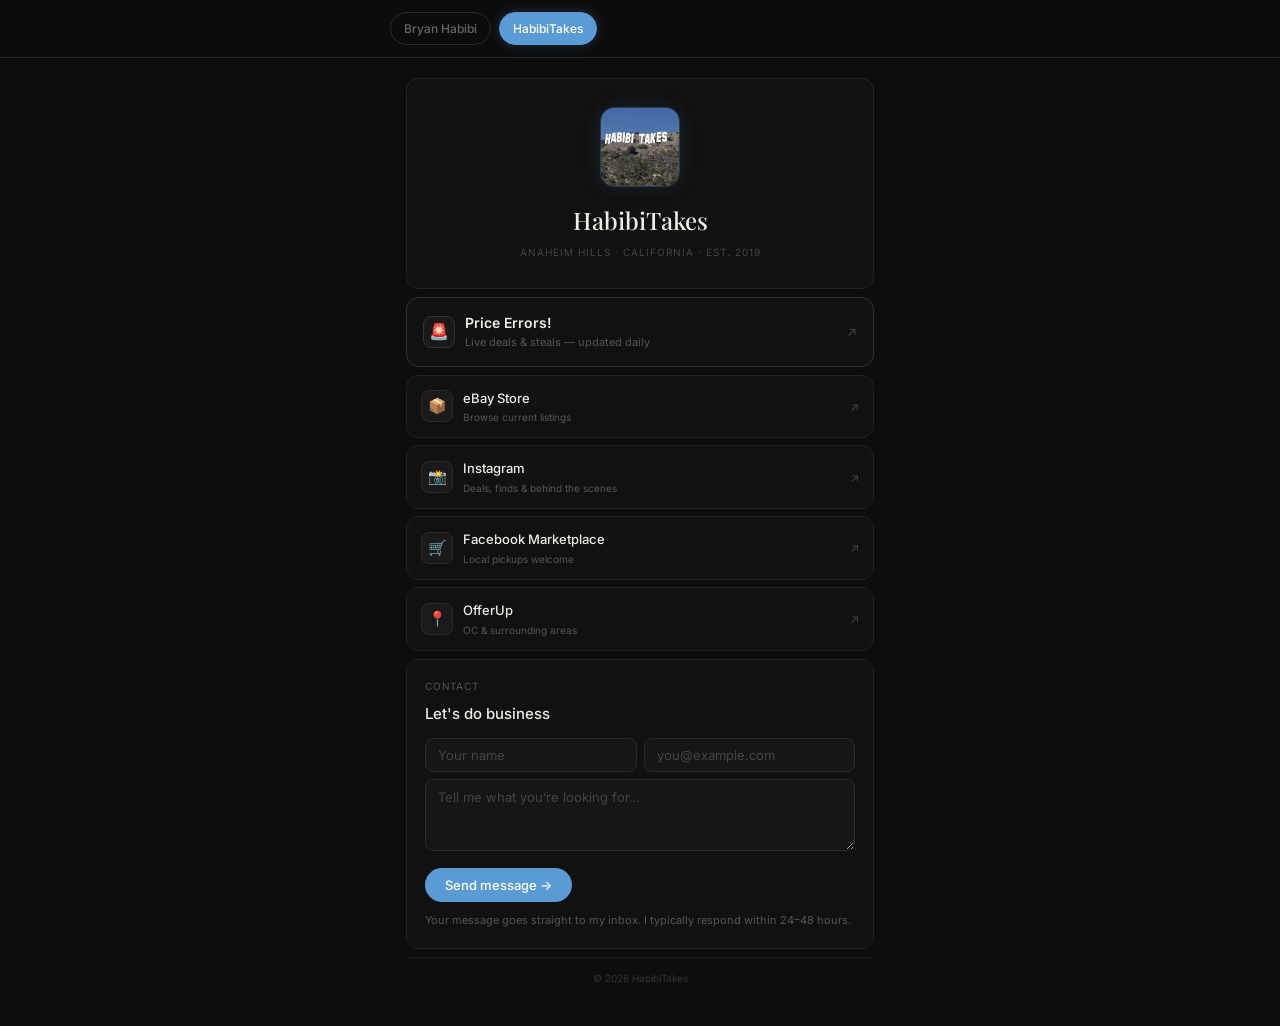
<file: index.html>
<!DOCTYPE html>
<html lang="en" class="dark">
<head>
  <meta charset="UTF-8" />
  <meta name="viewport" content="width=device-width, initial-scale=1.0" />
  <title>HabibiTakes</title>
  <link rel="dns-prefetch" href="//fonts.googleapis.com" />
  <link rel="dns-prefetch" href="//fonts.gstatic.com" />
  <link rel="preconnect" href="https://fonts.googleapis.com" />
  <link rel="preconnect" href="https://fonts.gstatic.com" crossorigin />
  <link rel="preload" href="https://fonts.googleapis.com/css2?family=Playfair+Display:ital,wght@0,400;0,600;0,700;1,400&family=Inter:wght@300;400;500;600&display=swap" as="style" />
  <link href="https://fonts.googleapis.com/css2?family=Playfair+Display:ital,wght@0,400;0,600;0,700;1,400&family=Inter:wght@300;400;500;600&display=swap" rel="stylesheet" />
  <link rel="icon" type="image/png" href="assets/HT_THUMB.png" />
  <link rel="apple-touch-icon" href="assets/HT_THUMB.png" />
  <meta name="description" content="HabibiTakes — Anaheim Hills, CA resale and distribution. Independent sourcing, bulk acquisition and multi-channel sales across eBay, Facebook Marketplace, OfferUp, and B2B since 2019. Margins 150–300%." />
  <meta property="og:title" content="HabibiTakes" />
  <meta property="og:description" content="Anaheim Hills resale and distribution. Independent sourcing, bulk acquisition and multi-channel sales since 2019." />
  <meta property="og:image" content="https://habibitakes.com/assets/HT_THUMB.png" />
  <meta property="og:url" content="https://habibitakes.com" />
  <meta property="og:type" content="website" />
  <meta name="twitter:card" content="summary_large_image" />
  <meta name="twitter:title" content="HabibiTakes" />
  <meta name="twitter:description" content="Anaheim Hills resale and distribution. Sourcing and selling since 2019." />
  <meta name="twitter:image" content="https://habibitakes.com/assets/HT_THUMB.png" />
  <link rel="canonical" href="https://habibitakes.com" />
  <script>
    window.SITE_ID    = 'ht';
    window.SITE_NAME  = 'HabibiTakes';
    window.SITE_EMOJI = '🎬';
    window.SITE_COLOR = 0x3a8fd1;
  </script>
  <script defer src="analytics.js"></script>

  <style>
    /* ============================================================
       HabibiTakes — minimal dark-only link hub
       ============================================================ */
    :root {
      --bg:            #0d0d0d;
      --card:          #111111;
      --surface2:      #161616;
      --text:          #f0ece6;
      --muted:         #666666;
      --faint:         #444444;
      --border:        #222222;
      --border-subtle: #2a2a2a;
      --accent:        #3a8fd1;
      --serif: 'Playfair Display', Georgia, serif;
      --sans:  'Inter', system-ui, -apple-system, sans-serif;
    }

    * { box-sizing: border-box; margin: 0; padding: 0; }

    html { scroll-behavior: smooth; }

    body {
      font-family: var(--sans);
      background: var(--bg);
      color: var(--text);
      line-height: 1.6;
      -webkit-font-smoothing: antialiased;
      -moz-osx-font-smoothing: grayscale;
      opacity: 0;
      animation: pageIn 0.6s ease forwards;
    }
    @keyframes pageIn { to { opacity: 1; } }

    a { color: inherit; text-decoration: none; }

    /* ── Skip link ─────────────────────────────────────────────── */
    .skip-link {
      position: absolute;
      left: -9999px;
      top: 0;
      background: var(--accent);
      color: #fff;
      padding: 10px 16px;
      border-radius: 0 0 8px 0;
      z-index: 100;
      font-size: 13px;
    }
    .skip-link:focus { left: 0; }

    /* ── Focus indicators (ADA) ────────────────────────────────── */
    a:focus-visible,
    button:focus-visible,
    input:focus-visible,
    textarea:focus-visible {
      outline: 2px solid var(--accent);
      outline-offset: 2px;
    }

    /* ── Navigation ────────────────────────────────────────────── */
    #navbar {
      position: sticky;
      top: 0;
      z-index: 50;
      background: rgba(13, 13, 13, 0.92);
      backdrop-filter: blur(12px);
      -webkit-backdrop-filter: blur(12px);
      border-bottom: 0.5px solid var(--border);
      padding: 12px 16px;
    }
    .nav-inner {
      max-width: 500px;
      margin: 0 auto;
      display: flex;
      align-items: center;
      justify-content: space-between;
      gap: 12px;
    }
    .nav-switcher { display: flex; gap: 8px; }
    .switcher-btn {
      font-size: 12px;
      font-weight: 500;
      padding: 6px 13px;
      border-radius: 999px;
      border: 0.5px solid var(--border-subtle);
      color: var(--muted);
      white-space: nowrap;
      transition: border-color 0.25s ease, color 0.25s ease, background 0.25s ease;
    }
    .switcher-btn:hover { border-color: var(--accent); color: var(--text); }
    .switcher-btn.active {
      background: #5b9bd5;
      color: #ffffff;
      border-color: #5b9bd5;
      box-shadow: 0 0 12px rgba(91, 155, 213, 0.25);
    }

    /* ── Layout shell ──────────────────────────────────────────── */
    .wrap {
      max-width: 500px;
      margin: 0 auto;
      padding: 20px 16px 40px;
      display: flex;
      flex-direction: column;
      gap: 8px;
    }

    /* ── Card base ─────────────────────────────────────────────── */
    .card {
      border: 0.5px solid var(--border);
      border-radius: 12px;
      background: var(--card);
    }

    /* ── Hero ──────────────────────────────────────────────────── */
    .hero {
      padding: 28px;
      text-align: center;
    }
    .hero-logo {
      width: 80px;
      height: 80px;
      border-radius: 14px;
      border: 0.5px solid rgba(91, 155, 213, 0.3);
      box-shadow: 0 0 20px rgba(91, 155, 213, 0.12);
      object-fit: cover;
      display: block;
      margin: 0 auto 14px;
    }
    .hero-name {
      font-family: var(--serif);
      font-size: 24px;
      font-weight: 500;
      color: var(--text);
      margin-bottom: 4px;
    }
    .hero-sub {
      font-size: 13px;
      color: var(--muted);
      margin-bottom: 4px;
    }
    .hero-loc {
      font-size: 10px;
      color: var(--faint);
      text-transform: uppercase;
      letter-spacing: 0.1em;
    }

    /* ── Price Errors button ───────────────────────────────────── */
    .price-errors-card {
      position: relative;
      border-radius: 12px;
      overflow: hidden;
      display: block;
    }
    .pe-barber-bg {
      position: absolute;
      inset: 0;
      background: repeating-linear-gradient(
        -45deg,
        #ff4444 0px, #ff4444 10px,
        #ff9500 10px, #ff9500 20px,
        #ffcc00 20px, #ffcc00 30px,
        #34c759 30px, #34c759 40px,
        #007aff 40px, #007aff 50px,
        #af52de 50px, #af52de 60px
      );
      background-size: 84px 84px;
      opacity: 0;
      filter: blur(10px);
      transition: opacity 0.4s ease;
      animation: none;
      z-index: 0;
    }
    @keyframes barberPole {
      from { background-position: 0 0; }
      to   { background-position: 60px 60px; }
    }
    .price-errors-card:hover .pe-barber-bg,
    .price-errors-card:focus-visible .pe-barber-bg {
      opacity: 1;
      animation: barberPole 1s linear infinite;
    }
    .pe-content {
      position: relative;
      z-index: 1;
      display: flex;
      align-items: center;
      justify-content: space-between;
      gap: 10px;
      padding: 14px 16px;
      background: var(--card);
      border: 0.5px solid #333;
      border-radius: 12px;
      transition: background 0.3s ease;
    }
    .price-errors-card:hover .pe-content { background: rgba(0, 0, 0, 0.5); }
    .pe-left { display: flex; align-items: center; gap: 10px; }
    .pe-icon {
      width: 32px;
      height: 32px;
      border-radius: 8px;
      background: #1a1a1a;
      border: 0.5px solid #333;
      display: flex;
      align-items: center;
      justify-content: center;
      font-size: 16px;
      flex-shrink: 0;
    }
    .pe-title {
      font-size: 14px;
      font-weight: 600;
      color: var(--text);
      transition: color 0.3s ease;
    }
    .pe-desc {
      font-size: 11px;
      color: #555;
      transition: color 0.3s ease;
    }
    .pe-arrow {
      font-size: 13px;
      color: var(--faint);
      transition: color 0.3s ease, transform 0.3s ease;
    }
    .price-errors-card:hover .pe-title { color: #fff; }
    .price-errors-card:hover .pe-desc  { color: #aaa; }
    .price-errors-card:hover .pe-arrow { transform: translate(2px, -2px); }

    /* ── Link cards ────────────────────────────────────────────── */
    .links {
      display: flex;
      flex-direction: column;
      gap: 7px;
    }
    .link-card {
      display: flex;
      align-items: center;
      justify-content: space-between;
      gap: 10px;
      padding: 12px 14px;
      border: 0.5px solid var(--border);
      border-radius: 12px;
      background: var(--card);
      transition: border-color 0.2s ease, box-shadow 0.2s ease;
    }
    .lc-left { display: flex; align-items: center; gap: 10px; }
    .lc-icon {
      width: 32px;
      height: 32px;
      border-radius: 8px;
      background: #1a1a1a;
      border: 0.5px solid var(--border-subtle);
      display: flex;
      align-items: center;
      justify-content: center;
      font-size: 15px;
      flex-shrink: 0;
    }
    .lc-name { font-size: 13px; font-weight: 500; color: var(--text); }
    .lc-desc { font-size: 10px; color: #555; margin-top: 1px; }
    .lc-arrow { font-size: 12px; color: var(--faint); flex-shrink: 0; transition: color 0.2s ease; }
    .link-card:hover {
      border-color: rgba(91, 155, 213, 0.5);
      box-shadow: 0 0 16px rgba(91, 155, 213, 0.1);
    }
    .link-card:hover .lc-arrow { color: #5b9bd5; }

    /* ── Contact form ──────────────────────────────────────────── */
    .contact { padding: 18px; }
    .contact-label {
      font-size: 10px;
      text-transform: uppercase;
      letter-spacing: 0.08em;
      color: #555;
      margin-bottom: 8px;
    }
    .contact-title {
      font-size: 15px;
      font-weight: 500;
      color: var(--text);
      margin-bottom: 12px;
    }
    .form-grid {
      display: grid;
      grid-template-columns: 1fr 1fr;
      gap: 7px;
    }
    #contact-form-ht input,
    #contact-form-ht textarea {
      width: 100%;
      font-family: inherit;
      font-size: 13px;
      color: var(--text);
      background: var(--surface2);
      border: 0.5px solid var(--border-subtle);
      border-radius: 8px;
      padding: 0 12px;
      transition: border-color 0.2s ease, box-shadow 0.2s ease;
    }
    #contact-form-ht input { height: 34px; }
    #contact-form-ht textarea {
      height: 72px;
      padding: 9px 12px;
      resize: vertical;
      margin-top: 7px;
      margin-bottom: 10px;
    }
    #contact-form-ht input::placeholder,
    #contact-form-ht textarea::placeholder { color: var(--faint); }
    #contact-form-ht input:focus,
    #contact-form-ht textarea:focus {
      outline: none;
      border-color: #5b9bd5;
      box-shadow: 0 0 0 3px rgba(91, 155, 213, 0.1);
    }
    .submit-btn {
      background: #5b9bd5;
      color: #fff;
      border: none;
      border-radius: 20px;
      padding: 9px 20px;
      font-family: inherit;
      font-size: 13px;
      font-weight: 500;
      cursor: pointer;
      transition: background 0.2s ease;
    }
    .submit-btn:hover { background: #3a7fc1; }
    .submit-btn:disabled { opacity: 0.6; cursor: default; }
    #form-error {
      display: none;
      color: #e05a5a;
      font-size: 12px;
      margin-top: 10px;
    }
    .form-note {
      font-size: 11px;
      color: #555;
      margin-top: 10px;
      line-height: 1.6;
    }
    #form-success {
      display: none;
      text-align: center;
      padding: 10px 0;
    }
    #form-success svg { width: 40px; height: 40px; color: var(--accent); }
    #form-success p {
      font-family: var(--serif);
      font-size: 1.05rem;
      margin-top: 10px;
      color: var(--text);
    }
    #form-success small { color: var(--muted); font-size: 0.8rem; }

    /* ── Footer ────────────────────────────────────────────────── */
    footer {
      text-align: center;
      padding-top: 12px;
      border-top: 0.5px solid rgba(91, 155, 213, 0.1);
    }
    footer p { font-size: 10px; color: #333; }

    /* ── Fade-in on scroll / load ──────────────────────────────── */
    .fade-in {
      opacity: 0;
      transform: translateY(14px);
      transition: opacity 0.6s ease, transform 0.6s ease;
    }
    .fade-in.visible { opacity: 1; transform: none; }
    .d1 { transition-delay: 0.06s; }
    .d2 { transition-delay: 0.12s; }
    .d3 { transition-delay: 0.18s; }
    .d4 { transition-delay: 0.24s; }

    /* ── Reduced motion ────────────────────────────────────────── */
    @media (prefers-reduced-motion: reduce) {
      html { scroll-behavior: auto; }
      body { opacity: 1; animation: none; }
      .fade-in { opacity: 1; transform: none; transition: none; }
      .price-errors-card:hover .pe-barber-bg,
      .price-errors-card:focus-visible .pe-barber-bg { animation: none; opacity: 1; }
    }

    /* ── Small screens ─────────────────────────────────────────── */
    @media (max-width: 420px) {
      .form-grid { grid-template-columns: 1fr; }
    }
  </style>
</head>
<body>

  <a href="#main-content" class="skip-link">Skip to main content</a>

  <!-- ============================================================
       NAVIGATION
       ============================================================ -->
  <nav id="navbar">
    <div class="nav-inner">
      <div class="nav-switcher">
        <a href="https://bryanhabibi.com" class="switcher-btn" aria-label="Go to Bryan Habibi site" data-track="nav-to-bryan">Bryan Habibi</a>
        <a href="https://habibitakes.com" class="switcher-btn active" aria-label="HabibiTakes — current site" aria-current="page">HabibiTakes</a>
      </div>
    </div>
  </nav>

  <span id="main-content" tabindex="-1" aria-hidden="true" style="position:absolute;height:0;overflow:hidden"></span>

  <main class="wrap">

    <!-- ============================================================
         HERO
         ============================================================ -->
    <section class="card hero fade-in">
      <img class="hero-logo" src="assets/habibitakes-button.jpg" alt="HabibiTakes logo" />
      <h1 class="hero-name">HabibiTakes</h1>
      <p class="hero-loc">Anaheim Hills · California · Est. 2019</p>
    </section>

    <!-- ============================================================
         PRICE ERRORS
         ============================================================ -->
    <a href="https://whop.com/bandarsbounties?a=habibitakes" target="_blank" rel="noopener noreferrer" class="price-errors-card fade-in d1" aria-label="Price Errors — Live deals and steals" data-track="link-price-errors">
      <div class="pe-barber-bg" aria-hidden="true"></div>
      <div class="pe-content">
        <div class="pe-left">
          <div class="pe-icon" aria-hidden="true">🚨</div>
          <div>
            <div class="pe-title">Price Errors!</div>
            <div class="pe-desc">Live deals &amp; steals — updated daily</div>
          </div>
        </div>
        <div class="pe-arrow" aria-hidden="true">↗</div>
      </div>
    </a>

    <!-- ============================================================
         LINK CARDS
         ============================================================ -->
    <div class="links">

      <!-- eBay -->
      <a href="https://www.ebay.com/usr/habibitakes2" target="_blank" rel="noopener noreferrer" class="link-card lc-ebay fade-in d1" aria-label="Visit HabibiTakes eBay Store (opens in new tab)" data-track="link-ebay">
        <div class="lc-left">
          <div class="lc-icon" aria-hidden="true">📦</div>
          <div>
            <div class="lc-name">eBay Store</div>
            <div class="lc-desc">Browse current listings</div>
          </div>
        </div>
        <span class="lc-arrow" aria-hidden="true">↗</span>
      </a>

      <!-- Instagram -->
      <a href="https://www.instagram.com/habibitakes/" target="_blank" rel="noopener noreferrer" class="link-card lc-instagram fade-in d2" aria-label="Visit HabibiTakes on Instagram (opens in new tab)" data-track="link-instagram">
        <div class="lc-left">
          <div class="lc-icon" aria-hidden="true">📸</div>
          <div>
            <div class="lc-name">Instagram</div>
            <div class="lc-desc">Deals, finds &amp; behind the scenes</div>
          </div>
        </div>
        <span class="lc-arrow" aria-hidden="true">↗</span>
      </a>

      <!-- Facebook Marketplace -->
      <a href="https://www.facebook.com/marketplace/profile/100002579779773/" target="_blank" rel="noopener noreferrer" class="link-card lc-facebook fade-in d3" aria-label="Visit HabibiTakes on Facebook Marketplace (opens in new tab)" data-track="link-facebook">
        <div class="lc-left">
          <div class="lc-icon" aria-hidden="true">🛒</div>
          <div>
            <div class="lc-name">Facebook Marketplace</div>
            <div class="lc-desc">Local pickups welcome</div>
          </div>
        </div>
        <span class="lc-arrow" aria-hidden="true">↗</span>
      </a>

      <!-- OfferUp -->
      <a href="https://offerup.com/p/35720471" target="_blank" rel="noopener noreferrer" class="link-card lc-offerup fade-in d4" aria-label="Visit HabibiTakes on OfferUp (opens in new tab)" data-track="link-offerup">
        <div class="lc-left">
          <div class="lc-icon" aria-hidden="true">📍</div>
          <div>
            <div class="lc-name">OfferUp</div>
            <div class="lc-desc">OC &amp; surrounding areas</div>
          </div>
        </div>
        <span class="lc-arrow" aria-hidden="true">↗</span>
      </a>

    </div>

    <!-- ============================================================
         CONTACT
         ============================================================ -->
    <section id="contact" class="card contact fade-in">
      <p class="contact-label">Contact</p>
      <p class="contact-title">Let's do business</p>

      <form id="contact-form-ht" novalidate>
        <div class="form-grid">
          <input type="text" id="fname" name="name" placeholder="Your name" aria-label="Your name" required />
          <input type="email" id="femail" name="email" placeholder="you@example.com" aria-label="Email address" required />
        </div>
        <textarea id="fmessage" name="message" placeholder="Tell me what you&rsquo;re looking for…" aria-label="Message" required></textarea>
        <button type="submit" class="submit-btn" data-fs-submit-btn>Send message &rarr;</button>
        <div id="form-error"></div>
        <p class="form-note">Your message goes straight to my inbox. I typically respond within 24&ndash;48 hours.</p>
        <!-- Honeypot — hidden from real users, bots auto-fill it -->
        <div style="position:absolute;left:-9999px;height:0;overflow:hidden;" aria-hidden="true">
          <label for="website">Leave this empty</label>
          <input type="text" id="website" name="website" tabindex="-1" autocomplete="off" />
        </div>
        <input type="hidden" name="_timestamp" value="" />
      </form>

      <div id="form-success" data-fs-success>
        <svg viewBox="0 0 24 24" fill="none" stroke="currentColor" stroke-width="2" stroke-linecap="round" stroke-linejoin="round">
          <path d="M22 11.08V12a10 10 0 11-5.93-9.14"/>
          <polyline points="22 4 12 14.01 9 11.01"/>
        </svg>
        <p>Thanks for reaching out!</p>
        <small>I&rsquo;ll get back to you soon.</small>
      </div>
    </section>

    <!-- ============================================================
         FOOTER
         ============================================================ -->
    <footer>
      <p>&copy; <span id="yr">2026</span> HabibiTakes</p>
    </footer>

  </main>


  <!-- ============================================================
       JAVASCRIPT
       ============================================================ -->
  <script>
    /* ── Footer year ─────────────────────────────────────────────── */
    document.getElementById('yr').textContent = new Date().getFullYear();

    /* ── Fade-in on scroll / load ────────────────────────────────── */
    const io = new IntersectionObserver(
      entries => entries.forEach(e => {
        if (e.isIntersecting) { e.target.classList.add('visible'); io.unobserve(e.target); }
      }),
      { threshold: 0, rootMargin: '0px' }
    );
    const fadeEls = document.querySelectorAll('.fade-in');
    fadeEls.forEach(el => io.observe(el));
    setTimeout(() => fadeEls.forEach(el => el.classList.add('visible')), 1500);

    /* ── Page transition on switcher click ───────────────────────── */
    document.querySelectorAll('.switcher-btn').forEach(btn => {
      btn.addEventListener('click', e => {
        const href = btn.getAttribute('href');
        if (!href || href === '#' || btn.classList.contains('active')) return;
        e.preventDefault();
        document.body.style.transition = 'opacity 0.3s ease, transform 0.3s ease';
        document.body.style.opacity = '0';
        document.body.style.transform = 'translateY(-10px)';
        setTimeout(() => { window.location.href = href; }, 300);
      });
    });

    /* ── Honeypot timestamp ─────────────────────────────────────────── */
    (function () {
      const formEl  = document.getElementById('contact-form-ht');
      const tsField = formEl.querySelector('[name="_timestamp"]');
      formEl.addEventListener('focusin', function () {
        if (!tsField.value) tsField.value = Date.now();
      }, { once: true });
    })();

    /* ── Contact form: Formspree async submission ─────────────────── */
    const form    = document.getElementById('contact-form-ht');
    const success = document.getElementById('form-success');
    const errEl   = document.getElementById('form-error');

    form.addEventListener('submit', async e => {
      e.preventDefault();
      const name    = form.name.value.trim();
      const email   = form.email.value.trim();
      const message = form.message.value.trim();
      if (!name || !email || !message) return;

      const btn = form.querySelector('[data-fs-submit-btn]');
      btn.textContent     = 'Sending...';
      btn.disabled        = true;
      errEl.style.display = 'none';

      try {
        const res = await fetch('https://formspree.io/f/mvzyvnvv', {
          method:  'POST',
          headers: { 'Accept': 'application/json' },
          body:    new FormData(form)
        });

        if (res.ok) {
          form.style.display    = 'none';
          success.style.display = 'block';
        } else {
          const data = await res.json();
          const msg  = data.errors?.map(err => err.message).join(' ')
                       || 'Something went wrong. Please try again.';
          throw new Error(msg);
        }
      } catch (err) {
        const isNetwork = err instanceof TypeError;
        errEl.textContent   = isNetwork
          ? 'Unable to send — please email contact@habibitakes.com directly.'
          : (err.message || 'Something went wrong. Please try again.');
        errEl.style.display = 'block';
        btn.textContent     = 'Send message →';
        btn.disabled        = false;
      }
    });
  </script>

</body>
</html>
</file>
